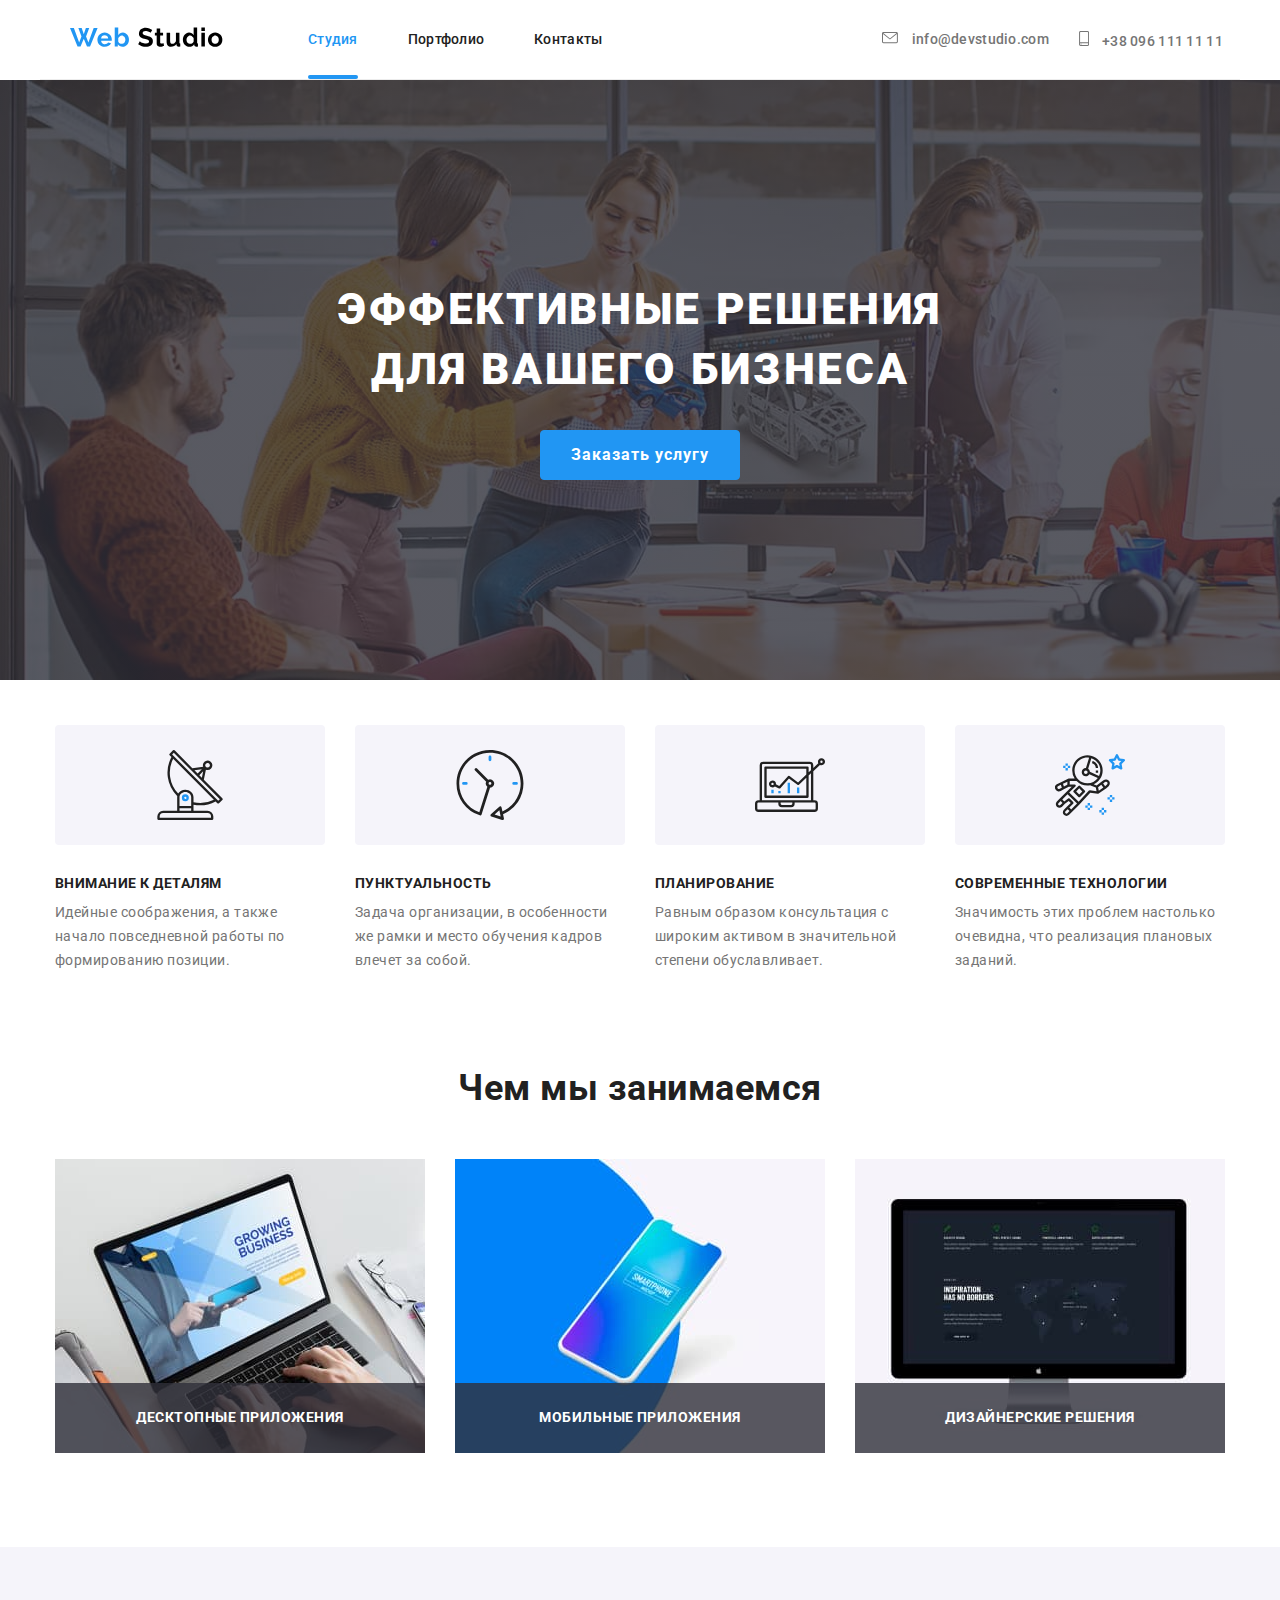
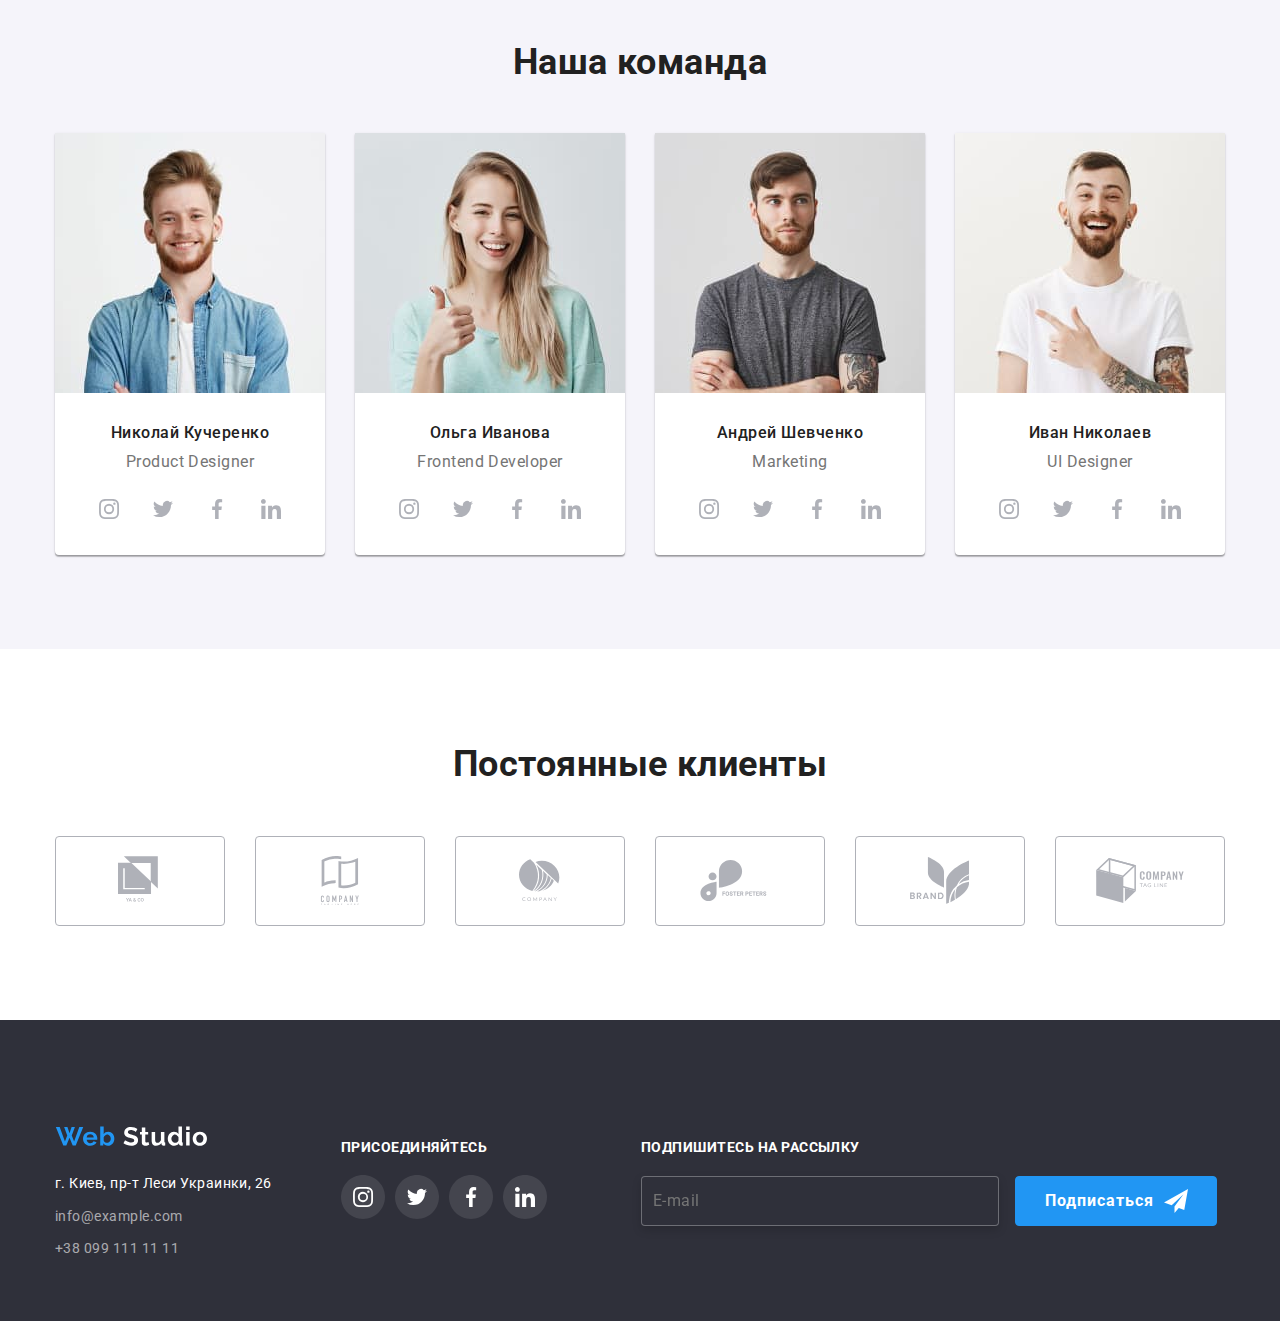
<file: index.html>
<!DOCTYPE html>
<html lang="en">
  <head>
    <meta charset="UTF-8" />
    <meta name="viewport" content="width=device-width, initial-scale=1.0" />
    <title>Web Studio</title>
    <link
      href="https://fonts.googleapis.com/css2?family=Roboto:wght@400;500;700;900&display=swap"
      rel="stylesheet"
    />
    <link
      rel="stylesheet"
      href="https://cdnjs.cloudflare.com/ajax/libs/modern-normalize/0.6.0/modern-normalize.min.css"
    />
    <link rel="stylesheet" href="./CSS/main.min.css" />
  </head>
  <body>
    <header class="page-header">
      <div class="container nav-box">
        <a class="logo" href="./">
          <svg class="logo-item">
            <use href="./img/sprite.svg#icon-web-studio"></use>
          </svg>
        </a>
        <button
          type="button"
          class="menu-button is-open"
          aria-expanded="false"
          data-menu-button
        >
          <svg
            class="nav-button-icon"
            width="24"
            height="16"
            aria-label="Переключатель мобильного меню"
          >
            <use
              class="icon-menu"
              href="./img/sprite2.svg#icon-menu_close"
            ></use>
            <use
              class="icon-cross"
              href="./img/sprite2.svg#icon-menu_open"
            ></use>
          </svg>
        </button>
        <div class="menu-container" data-menu>
          <ul class="site-nav list">
            <li class="item-nav">
              <a class="site-nav-link current" href="./">Студия</a>
            </li>
            <li class="item-nav">
              <a class="site-nav-link" href="./portfolio.html">Портфолио</a>
            </li>
            <li class="item-nav">
              <a class="site-nav-link" href="#contacts">Контакты</a>
            </li>
          </ul>

          <ul class="page-header-adres list">
            <li class="adres-item">
              <a class="adres-item-link" href="mailto:info@devstudio.com">
                <svg class="adres-item-envelope">
                  <use href="./img/sprite.svg#icon-envelope"></use>
                </svg>
                info@devstudio.com
              </a>
            </li>
            <li class="adres-item">
              <a class="adres-item-link" href="tel:+380961111111">
                <svg class="adres-item-telephone">
                  <use href="./img/sprite.svg#icon-Tel"></use>
                </svg>
                +38 096 111 11 11
              </a>
            </li>
          </ul>
        </div>
      </div>
    </header>

    <main>
      <!-- Section 1 - Hero -->
      <section class="hero">
        <h1 class="hero-title">
          Эффективные решения <br />
          для вашего бизнеса
        </h1>
        <button class="button" data-modal-open>Заказать услугу</button>
      </section>

      <!-- Section 2 - Преймущества Веб студии -->
      <section class="section padding">
        <div class="container mobil-padding">
          <h2 hidden>Преймущества Веб студии</h2>
          <ul class="benefits list">
            <li class="benefits-item">
              <div class="benefits-background">
                <svg class="benefits-item-element">
                  <use href="./img/sprite.svg#icon-antenna_1"></use>
                </svg>
              </div>
              <h3 class="benefits-title">Внимание к деталям</h3>
              <p class="benefits-text">
                Идейные соображения, а также начало повседневной работы по
                формированию позиции.
              </p>
            </li>

            <li class="benefits-item">
              <div class="benefits-background">
                <svg class="benefits-item-element">
                  <use href="./img/sprite.svg#icon-clock_1"></use>
                </svg>
              </div>
              <h3 class="benefits-title">Пунктуальность</h3>
              <p class="benefits-text">
                Задача организации, в особенности же рамки и место обучения
                кадров влечет за собой.
              </p>
            </li>

            <li class="benefits-item">
              <div class="benefits-background">
                <svg class="benefits-item-element">
                  <use href="./img/sprite.svg#icon-diagram_1"></use>
                </svg>
              </div>
              <h3 class="benefits-title">Планирование</h3>
              <p class="benefits-text">
                Равным образом консультация с широким активом в значительной
                степени обуславливает.
              </p>
            </li>

            <li class="benefits-item">
              <div class="benefits-background">
                <svg class="benefits-item-element">
                  <use href="./img/sprite.svg#icon-astronaut_1"></use>
                </svg>
              </div>
              <h3 class="benefits-title">Современные технологии</h3>
              <p class="benefits-text">
                Значимость этих проблем настолько очевидна, что реализация
                плановых заданий.
              </p>
            </li>
          </ul>
        </div>
      </section>

      <!-- Section 3 - Предложение -->
      <section class="section offer">
        <div class="container">
          <h2 class="section-title">Чем мы занимаемся</h2>
          <ul class="offer list">
            <li class="item">
              <a class="offer-link" href="">
                <img
                  srcset="
                    ./img/offer_img1_1x.jpg 1x,
                    ./img/offer_img1_2x.jpg 2x
                  "
                  src="./img/offer_img1_1x.jpg"
                  alt="Изображение - десктопные приложения"
                />
                <p class="offer-caption">Десктопные приложения</p>
              </a>
            </li>
            <li class="item">
              <a class="offer-link" href="">
                <img
                  srcset="
                    ./img/offer_img2_1x.jpg 1x,
                    ./img/offer_img2_2x.jpg 2x
                  "
                  src="./img/offer_img2_1x.jpg"
                  alt="Изображение - мобильные приложения"
                />
                <p class="offer-caption">Мобильные приложения</p>
              </a>
            </li>
            <li class="item">
              <a class="offer-link" href="">
                <img
                  srcset="
                    ./img/offer_img3_1x.jpg 1x,
                    ./img/offer_img3_2x.jpg 2x
                  "
                  src="./img/offer_img3_1x.jpg"
                  alt="Изображение - дизайнерские решения"
                />
                <p class="offer-caption">Дизайнерские решения</p>
              </a>
            </li>
          </ul>
        </div>
      </section>

      <!-- Section 4 - Команда -->
      <section class="section background">
        <div class="container section-team mobil-padding">
          <h2 class="section-title">Наша команда</h2>
          <ul class="team list">
            <li class="team-item">
              <div class="member-background">
                <picture>
                  <source
                    srcset="
                      ./img/Кучеренко_320.jpg 1x,
                      ./img/Кучеренко_640.jpg 2x
                    "
                    media="(max-width: 1199px)"
                  />
                  <source
                    srcset="
                      ./img/Кучеренко_dec_320.jpg 1x,
                      ./img/Кучеренко_dec_640.jpg 2x
                    "
                  />
                  <img
                    src="./img/Кучеренко_320.jpg"
                    alt="фото - Николай Кучеренко"
                    width="480"
                  />
                </picture>

                <h3 class="team-member">Николай Кучеренко</h3>
                <p class="team-member-position">Product Designer</p>
                <ul class="team-member-social-pages list">
                  <li class="item">
                    <a class="member-social-link" href="">
                      <svg class="member-social-element" width="44" height="44">
                        <use
                          href="./img/sprite.svg#icon-Ellipse_instagram_gray"
                        ></use>
                      </svg>
                    </a>
                  </li>
                  <li class="item">
                    <a class="member-social-link" href="">
                      <svg class="member-social-element" width="44" height="44">
                        <use
                          href="./img/sprite.svg#icon-Ellipse_twitter_gray"
                        ></use>
                      </svg>
                    </a>
                  </li>
                  <li class="item">
                    <a class="member-social-link" href="">
                      <svg class="member-social-element" width="44" height="44">
                        <use
                          href="./img/sprite.svg#icon-Ellipse_facebook_gray"
                        ></use>
                      </svg>
                    </a>
                  </li>
                  <li class="item">
                    <a class="member-social-link" href="">
                      <svg class="member-social-element" width="44" height="44">
                        <use
                          href="./img/sprite.svg#icon-Ellipse_linkindin_gray"
                        ></use>
                      </svg>
                    </a>
                  </li>
                </ul>
              </div>
            </li>
            <li class="team-item">
              <div class="member-background">
                <picture>
                  <source
                    srcset="./img/Иванова_320.jpg 1x, ./img/Иванова_640.jpg 2x"
                    media="(max-width: 1199px)"
                  />
                  <source
                    srcset="
                      ./img/Иванова_dec_320.jpg 1x,
                      ./img/Иванова_dec_640.jpg 2x
                    "
                  />
                  <img
                    src="./img/Иванова_320.jpg"
                    alt="фото - Ольга Иванова"
                    width="480"
                  />
                </picture>
                <h3 class="team-member">Ольга Иванова</h3>
                <p class="team-member-position">Frontend Developer</p>
                <ul class="team-member-social-pages list">
                  <li class="item">
                    <a class="member-social-link" href="">
                      <svg class="member-social-element" width="44" height="44">
                        <use
                          href="./img/sprite.svg#icon-Ellipse_instagram_gray"
                        ></use>
                      </svg>
                    </a>
                  </li>
                  <li class="item">
                    <a class="member-social-link" href="">
                      <svg class="member-social-element" width="44" height="44">
                        <use
                          href="./img/sprite.svg#icon-Ellipse_twitter_gray"
                        ></use>
                      </svg>
                    </a>
                  </li>
                  <li class="item">
                    <a class="member-social-link" href="">
                      <svg class="member-social-element" width="44" height="44">
                        <use
                          href="./img/sprite.svg#icon-Ellipse_facebook_gray"
                        ></use>
                      </svg>
                    </a>
                  </li>
                  <li class="item">
                    <a class="member-social-link" href="">
                      <svg class="member-social-element" width="44" height="44">
                        <use
                          href="./img/sprite.svg#icon-Ellipse_linkindin_gray"
                        ></use>
                      </svg>
                    </a>
                  </li>
                </ul>
              </div>
            </li>
            <li class="team-item">
              <div class="member-background">
                <picture>
                  <source
                    srcset="
                      ./img/Шевченко_320.jpg 1x,
                      ./img/Шевченко_640.jpg 2x
                    "
                    media="(max-width: 1199px)"
                  />
                  <source
                    srcset="
                      ./img/Шевченко_dec_320.jpg 1x,
                      ./img/Шевченко_dec_640.jpg 2x
                    "
                  />
                  <img
                    src="./img/Шевченко_320.jpg"
                    alt="фото - Андрей Шевченко"
                    width="480"
                  />
                </picture>
                <h3 class="team-member">Андрей Шевченко</h3>
                <p class="team-member-position">Marketing</p>
                <ul class="team-member-social-pages list">
                  <li class="item">
                    <a class="member-social-link" href="">
                      <svg class="member-social-element" width="44" height="44">
                        <use
                          href="./img/sprite.svg#icon-Ellipse_instagram_gray"
                        ></use>
                      </svg>
                    </a>
                  </li>
                  <li class="item">
                    <a class="member-social-link" href="">
                      <svg class="member-social-element" width="44" height="44">
                        <use
                          href="./img/sprite.svg#icon-Ellipse_twitter_gray"
                        ></use>
                      </svg>
                    </a>
                  </li>
                  <li class="item">
                    <a class="member-social-link" href="">
                      <svg class="member-social-element" width="44" height="44">
                        <use
                          href="./img/sprite.svg#icon-Ellipse_facebook_gray"
                        ></use>
                      </svg>
                    </a>
                  </li>
                  <li class="item">
                    <a class="member-social-link" href="">
                      <svg class="member-social-element" width="44" height="44">
                        <use
                          href="./img/sprite.svg#icon-Ellipse_linkindin_gray"
                        ></use>
                      </svg>
                    </a>
                  </li>
                </ul>
              </div>
            </li>
            <li class="team-item">
              <div class="member-background">
                <picture>
                  <source
                    srcset="
                      ./img/Николаев_320.jpg 1x,
                      ./img/Николаев_640.jpg 2x
                    "
                    media="(max-width: 1199px)"
                  />
                  <source
                    srcset="
                      ./img/Николаев_dec_320.jpg 1x,
                      ./img/Николаев_dec_640.jpg 2x
                    "
                  />
                  <img
                    src="./img/Николаев_320.jpg"
                    alt="фото - Иван Николаев"
                    width="480"
                  />
                </picture>
                <h3 class="team-member">Иван Николаев</h3>
                <p class="team-member-position">UI Designer</p>
                <ul class="team-member-social-pages list">
                  <li class="item">
                    <a class="member-social-link" href="">
                      <svg class="member-social-element" width="44" height="44">
                        <use
                          href="./img/sprite.svg#icon-Ellipse_instagram_gray"
                        ></use>
                      </svg>
                    </a>
                  </li>
                  <li class="item">
                    <a class="member-social-link" href="">
                      <svg class="member-social-element" width="44" height="44">
                        <use
                          href="./img/sprite.svg#icon-Ellipse_twitter_gray"
                        ></use>
                      </svg>
                    </a>
                  </li>
                  <li class="item">
                    <a class="member-social-link" href="">
                      <svg class="member-social-element" width="44" height="44">
                        <use
                          href="./img/sprite.svg#icon-Ellipse_facebook_gray"
                        ></use>
                      </svg>
                    </a>
                  </li>
                  <li class="item">
                    <a class="member-social-link" href="">
                      <svg class="member-social-element" width="44" height="44">
                        <use
                          href="./img/sprite.svg#icon-Ellipse_linkindin_gray"
                        ></use>
                      </svg>
                    </a>
                  </li>
                </ul>
              </div>
            </li>
          </ul>
        </div>
      </section>

      <!-- Section 5 - Клиенты -->
      <section class="section">
        <div class="container no-padding">
          <h2 class="section-title">Постоянные клиенты</h2>
          <ul class="customers list">
            <li class="item">
              <a class="customers-background" href="">
                <svg class="customers-item-element" width="44" height="49">
                  <use href="./img/sprite.svg#icon-Client_1"></use>
                </svg>
              </a>
            </li>
            <li class="item">
              <a class="customers-background" href="">
                <svg
                  class="customers-item-element"
                  width="44.27"
                  height="49.23"
                >
                  <use href="./img/sprite.svg#icon-Client_2"></use>
                </svg>
              </a>
            </li>
            <li class="item">
              <a class="customers-background" href="">
                <svg class="customers-item-element" width="41" height="42.6">
                  <use href="./img/sprite.svg#icon-Client_3"></use>
                </svg>
              </a>
            </li>
            <li class="item">
              <a class="customers-background" href="">
                <svg class="customers-item-element" width="79.66" height="42">
                  <use href="./img/sprite.svg#icon-Client_4"></use>
                </svg>
              </a>
            </li>
            <li class="item">
              <a class="customers-background" href="">
                <svg class="customers-item-element" width="59" height="47">
                  <use href="./img/sprite.svg#icon-Client_5"></use>
                </svg>
              </a>
            </li>
            <li class="item">
              <a class="customers-background" href="">
                <svg
                  class="customers-item-element"
                  width="88.48"
                  height="45.44"
                >
                  <use href="./img/sprite.svg#icon-Client_6"></use>
                </svg>
              </a>
            </li>
          </ul>
        </div>
      </section>
    </main>

    <!-- Футер -->
    <footer class="footer">
      <div class="container baseline">
        <div class="address-container">
          <a class="address-logo-link" id="contacts" href="./">
            <svg class="logo-item">
              <use href="./img/sprite.svg#icon-Web_Studio_white"></use>
            </svg>
          </a>
          <address>
            <ul class="address list">
              <li class="address-map-item">
                <a
                  class="address-map"
                  href="https://goo.gl/maps/XdUtzJVZAnosNTWN9"
                  target="_blank"
                  >г. Киев, пр-т Леси Украинки, 26</a
                >
              </li>
              <li class="address-item">
                <a class="address-mail" href="mailto:info@example.com"
                  >info@example.com</a
                >
              </li>
              <li class="address-item">
                <a class="address-tel" href="tel:+380961111111"
                  >+38 099 111 11 11</a
                >
              </li>
            </ul>
          </address>
        </div>

        <div class="social-pages-container">
          <h3 class="footer-accede">присоединяйтесь</h3>
          <ul class="footer-accede-social list">
            <li class="social-item">
              <a
                class="social-item-element"
                aria-label="instagram link"
                href=""
              >
                <svg width="44" height="44">
                  <use href="./img/sprite.svg#icon-Ellipse_instagram"></use>
                </svg>
              </a>
            </li>
            <li class="social-item">
              <a class="social-item-element" aria-label="twitter link" href="">
                <svg width="44" height="44">
                  <use href="./img/sprite.svg#icon-Ellipse_twitter"></use>
                </svg>
              </a>
            </li>
            <li class="social-item">
              <a class="social-item-element" aria-label="facebook link" href="">
                <svg width="44" height="44">
                  <use href="./img/sprite.svg#icon-Ellipse_facebook"></use>
                </svg>
              </a>
            </li>
            <li class="social-item">
              <a class="social-item-element" aria-label="linkidun link" href="">
                <svg width="44" height="44">
                  <use href="./img/sprite.svg#icon-Ellipse_linkindin"></use>
                </svg>
              </a>
            </li>
          </ul>
        </div>

        <div class="subscribe-container">
          <h3 class="footer-subscribe">Подпишитесь на рассылку</h3>
          <form class="footer-form">
            <input class="footer-form-input" name="mail" placeholder="E-mail" />
            <button class="button footer-button">
              Подписаться
              <svg class="button-icon" width="24" height="24">
                <use href="./img/sprite.svg#icon-icon_send"></use>
              </svg>
            </button>
          </form>
        </div>
      </div>
    </footer>

    <!-- Модальное окно -->
    <div class="backdrop is-hidden" data-modal>
      <div class="modal-form">
        <b class="form-appeal">Оставьте свои данные, мы вам перезвоним</b>
        <ul class="form-list">
          <li class="form-item">
            <label class="form-field">
              <input type="text" name="name" placeholder=" " autofocus />
              <span class="form-label">Имя</span>
              <svg class="form-icon" width="18" height="18">
                <use href="./img/sprite2.svg#icon-person_black"></use>
              </svg>
            </label>
          </li>
          <li class="form-item">
            <label class="form-field">
              <input type="tel" name="tel" placeholder=" " />
              <span class="form-label">Телефон</span>
              <svg class="form-icon" width="18" height="18">
                <use href="./img/sprite2.svg#icon-phone_black"></use>
              </svg>
            </label>
          </li>
          <li class="form-item">
            <label class="form-field">
              <input type="email" name="mail" placeholder=" " />
              <span class="form-label">Почта</span>
              <svg class="form-icon" width="18" height="18">
                <use href="./img/sprite2.svg#icon-email_black"></use>
              </svg>
            </label>
          </li>
        </ul>
        <p class="form-item-comment">
          <textarea
            class="comment"
            name="comment"
            id="comment"
            rows="8"
            placeholder=" "
          ></textarea>
          <label class="textarea-label" for="comment">Комментарий</label>
        </p>
        <p>
          <label class="field">
            <input class="checkbox" type="checkbox" name="policy" />
            <span class="icon"></span>
            <span class="checkbox-text"
              >Соглашаюсь с рассылкой и принимаю
              <a class="checkbox-link" href="./">Условия договора</a>
            </span>
          </label>
        </p>
        <button class="button-send">Отправить</button>
        <a class="modal-close" data-modal-close>
          <svg width="11" height="11">
            <use href="./img/sprite2.svg#icon-close_black_11"></use>
          </svg>
        </a>
      </div>
    </div>

    <script src="./js/menu.js"></script>
    <script src="./js/modal.js"></script>
  </body>
</html>
</file>
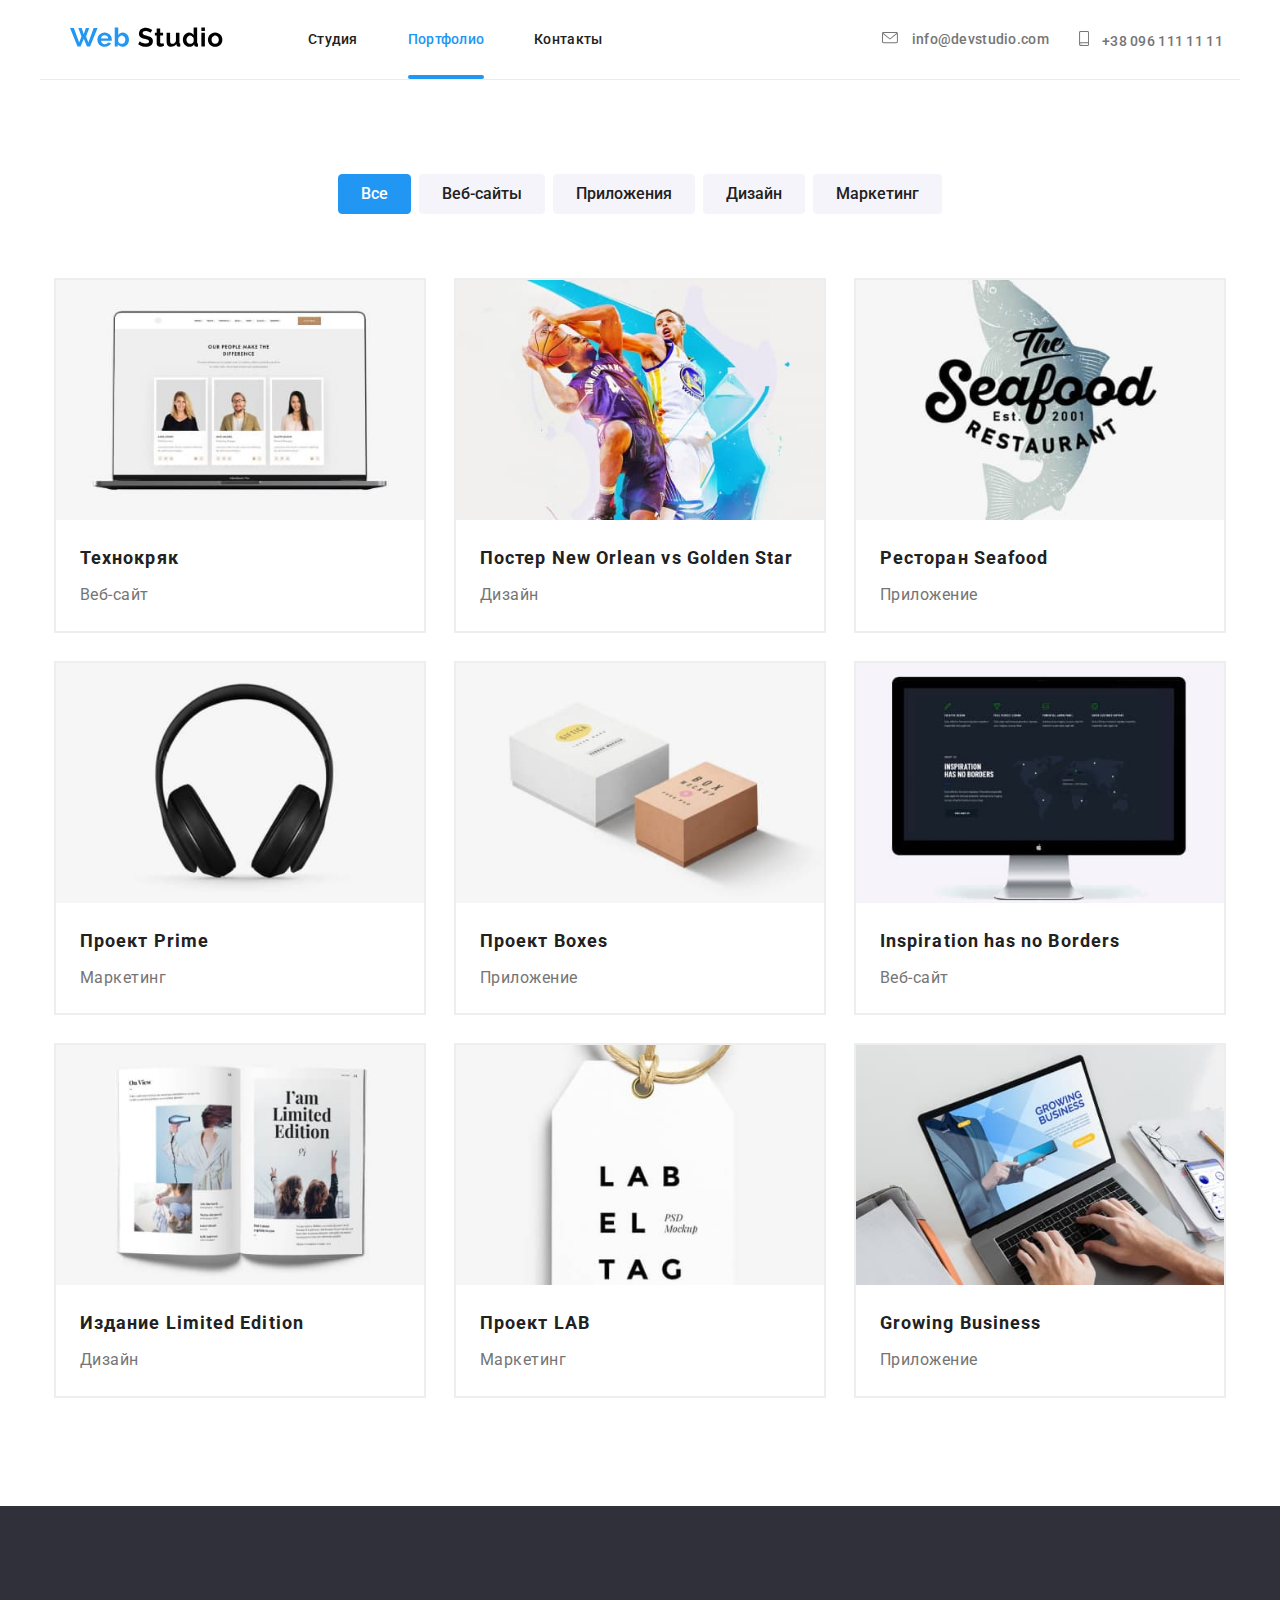
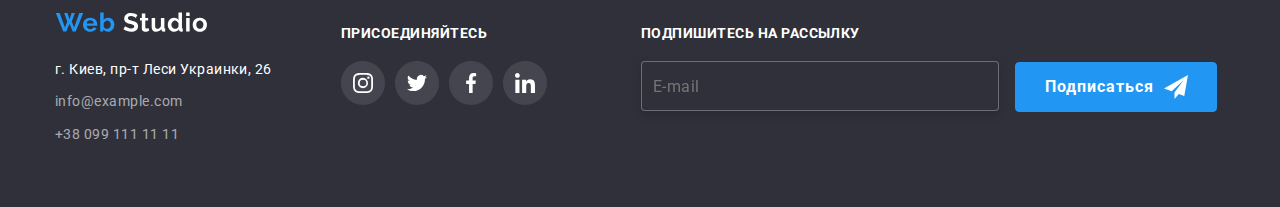
<file: portfolio.html>
<!DOCTYPE html>
<html lang="en">
  <head>
    <meta charset="UTF-8" />
    <meta name="viewport" content="width=device-width, initial-scale=1.0" />
    <title>Portfolio</title>
    <link
      href="https://fonts.googleapis.com/css2?family=Roboto:wght@400;500;700;900&display=swap"
      rel="stylesheet"
    />
    <link
      rel="stylesheet"
      href="https://cdnjs.cloudflare.com/ajax/libs/modern-normalize/0.6.0/modern-normalize.min.css"
    />
    <link rel="stylesheet" href="./CSS/main.min.css" />
  </head>

  <body>
    <header class="page-header">
      <div class="container nav-box">
        <a class="logo" href="./">
          <svg class="logo-item">
            <use href="./img/sprite.svg#icon-web-studio"></use>
          </svg>
        </a>
        <button
          type="button"
          class="menu-button is-open"
          aria-expanded="false"
          data-menu-button
        >
          <svg
            class="nav-button-icon"
            width="24"
            height="16"
            aria-label="Переключатель мобильного меню"
          >
            <use
              class="icon-menu"
              href="./img/sprite2.svg#icon-menu_close"
            ></use>
            <use
              class="icon-cross"
              href="./img/sprite2.svg#icon-menu_open"
            ></use>
          </svg>
        </button>
        <div class="menu-container" data-menu>
          <ul class="site-nav list">
            <li class="item-nav">
              <a class="site-nav-link" href="./">Студия</a>
            </li>
            <li class="item-nav">
              <a class="site-nav-link current" href="./portfolio.html"
                >Портфолио</a
              >
            </li>
            <li class="item-nav">
              <a class="site-nav-link" href="">Контакты</a>
            </li>
          </ul>

          <ul class="page-header-adres list">
            <li class="adres-item">
              <a class="adres-item-link" href="mailto:info@devstudio.com">
                <svg class="adres-item-envelope">
                  <use href="./img/sprite.svg#icon-envelope"></use>
                </svg>
                info@devstudio.com
              </a>
            </li>
            <li class="adres-item">
              <a class="adres-item-link" href="tel:+380961111111">
                <svg class="adres-item-telephone">
                  <use href="./img/sprite.svg#icon-Tel"></use>
                </svg>
                +38 096 111 11 11
              </a>
            </li>
          </ul>
        </div>
      </div>
    </header>

    <main>
      <!-- Section - Portfolio -->
      <section class="section">
        <div class="container mobil-padding">
          <h1 hidden>Портфолио Веб студии</h1>

          <!-- Portfolio Selection -->
          <ul class="portfolio-selection list">
            <li class="item">
              <button type="button" class="selection-button primary">
                Все
              </button>
            </li>
            <li class="item">
              <button type="button" class="selection-button secondary">
                Веб-сайты
              </button>
            </li>
            <li class="item">
              <button type="button" class="selection-button secondary">
                Приложения
              </button>
            </li>
            <li class="item">
              <button type="button" class="selection-button secondary">
                Дизайн
              </button>
            </li>
            <li class="item">
              <button type="button" class="selection-button secondary">
                Маркетинг
              </button>
            </li>
          </ul>

          <!-- Portfolio Works -->
          <ul class="portfolio-works list">
            <li class="flex-element">
              <a href="" class="portfolio-works-link">
                <div class="overlay-active">
                  <img
                    srcset="
                      ./img/Portfolio-img_1-notebook_320.jpg 1x,
                      ./img/Portfolio-img_1-notebook_640.jpg 2x
                    "
                    src="./img/Portfolio-img_1-notebook_320.jpg"
                    alt="img-notebook"
                    width="480"
                  />
                  <div class="overlay-text">
                    <p class="portfolio-works-text">
                      Технокряк это современная площадка распространения
                      коронавируса. Компании используют эту платформу для
                      цифрового шпионажа и атак на защищённые сервера
                      конкурентов.
                    </p>
                  </div>
                </div>
                <h2 class="portfolio-works-title">Технокряк</h2>
                <p class="portfolio-works-name">Веб-сайт</p>
              </a>
            </li>
            <li class="flex-element">
              <a href="" class="portfolio-works-link">
                <div class="overlay-active">
                  <img
                    srcset="
                      ./img/Portfolio-img_2-poster_320.jpg 1x,
                      ./img/Portfolio-img_2-poster_640.jpg 2x
                    "
                    src="./img/Portfolio-img_2-poster_320.jpg"
                    alt="img-notebook"
                    width="480"
                  />
                  <div class="overlay-text">
                    <p class="portfolio-works-text">
                      Технокряк это современная площадка распространения
                      коронавируса. Компании используют эту платформу для
                      цифрового шпионажа и атак на защищённые сервера
                      конкурентов.
                    </p>
                  </div>
                </div>
                <h2 class="portfolio-works-title">
                  Постер <span lang="en">New Orlean vs Golden Star</span>
                </h2>
                <p class="portfolio-works-name">Дизайн</p>
              </a>
            </li>
            <li class="flex-element">
              <a href="" class="portfolio-works-link">
                <div class="overlay-active">
                  <img
                    srcset="
                      ./img/Portfolio-img_3-restaurant_320.jpg 1x,
                      ./img/Portfolio-img_3-restaurant_640.jpg 2x
                    "
                    src="./img/Portfolio-img_3-restaurant_320.jpg"
                    alt="img-notebook"
                    width="480"
                  />
                  <div class="overlay-text">
                    <p class="portfolio-works-text">
                      Технокряк это современная площадка распространения
                      коронавируса. Компании используют эту платформу для
                      цифрового шпионажа и атак на защищённые сервера
                      конкурентов.
                    </p>
                  </div>
                </div>
                <h2 lang="en" class="portfolio-works-title">
                  Ресторан Seafood
                </h2>
                <p class="portfolio-works-name">Приложение</p>
              </a>
            </li>
            <li class="flex-element">
              <a href="" class="portfolio-works-link">
                <div class="overlay-active">
                  <img
                    srcset="
                      ./img/Portfolio-img_4-headphones_320.jpg 1x,
                      ./img/Portfolio-img_4-headphones_640.jpg 2x
                    "
                    src="./img/Portfolio-img_4-headphones_320.jpg"
                    alt="img-notebook"
                    width="480"
                  />
                  <div class="overlay-text">
                    <p class="portfolio-works-text">
                      Технокряк это современная площадка распространения
                      коронавируса. Компании используют эту платформу для
                      цифрового шпионажа и атак на защищённые сервера
                      конкурентов.
                    </p>
                  </div>
                </div>
                <h2 class="portfolio-works-title">
                  Проект <span lang="en">Prime</span>
                </h2>
                <p class="portfolio-works-name">Маркетинг</p>
              </a>
            </li>
            <li class="flex-element">
              <a href="" class="portfolio-works-link">
                <div class="overlay-active">
                  <img
                    srcset="
                      ./img/Portfolio-img_5-boxes_320.jpg 1x,
                      ./img/Portfolio-img_5-boxes_640.jpg 2x
                    "
                    src="./img/Portfolio-img_5-boxes_320.jpg"
                    alt="img-notebook"
                    width="480"
                  />
                  <div class="overlay-text">
                    <p class="portfolio-works-text">
                      Технокряк это современная площадка распространения
                      коронавируса. Компании используют эту платформу для
                      цифрового шпионажа и атак на защищённые сервера
                      конкурентов.
                    </p>
                  </div>
                </div>
                <h2 class="portfolio-works-title">
                  Проект <span lang="en">Boxes</span>
                </h2>
                <p class="portfolio-works-name">Приложение</p>
              </a>
            </li>
            <li class="flex-element">
              <a href="" class="portfolio-works-link">
                <div class="overlay-active">
                  <img
                    srcset="
                      ./img/Portfolio-img_6-laptop_320.jpg 1x,
                      ./img/Portfolio-img_6-laptop_640.jpg 2x
                    "
                    src="./img/Portfolio-img_6-laptop_320.jpg"
                    alt="img-notebook"
                    width="480"
                  />
                  <div class="overlay-text">
                    <p class="portfolio-works-text">
                      Технокряк это современная площадка распространения
                      коронавируса. Компании используют эту платформу для
                      цифрового шпионажа и атак на защищённые сервера
                      конкурентов.
                    </p>
                  </div>
                </div>
                <h2 lang="en" class="portfolio-works-title">
                  Inspiration has no Borders
                </h2>
                <p class="portfolio-works-name">Веб-сайт</p>
              </a>
            </li>
            <li class="flex-element">
              <a href="" class="portfolio-works-link">
                <div class="overlay-active">
                  <img
                    srcset="
                      ./img/Portfolio-img_7-magazine_320.jpg 1x,
                      ./img/Portfolio-img_7-magazine_640.jpg 2x
                    "
                    src="./img/Portfolio-img_7-magazine_320.jpg"
                    alt="img-notebook"
                    width="480"
                  />
                  <div class="overlay-text">
                    <p class="portfolio-works-text">
                      Технокряк это современная площадка распространения
                      коронавируса. Компании используют эту платформу для
                      цифрового шпионажа и атак на защищённые сервера
                      конкурентов.
                    </p>
                  </div>
                </div>
                <h2 class="portfolio-works-title">
                  Издание <span lang="en">Limited Edition</span>
                </h2>
                <p class="portfolio-works-name">Дизайн</p>
              </a>
            </li>
            <li class="flex-element">
              <a href="" class="portfolio-works-link">
                <div class="overlay-active">
                  <img
                    srcset="
                      ./img/Portfolio-img_8-label_320.jpg 1x,
                      ./img/Portfolio-img_8-label_640.jpg 2x
                    "
                    src="./img/Portfolio-img_8-label_320.jpg"
                    alt="img-notebook"
                    width="480"
                  />
                  <div class="overlay-text">
                    <p class="portfolio-works-text">
                      Технокряк это современная площадка распространения
                      коронавируса. Компании используют эту платформу для
                      цифрового шпионажа и атак на защищённые сервера
                      конкурентов.
                    </p>
                  </div>
                </div>
                <h2 class="portfolio-works-title">
                  Проект <span lang="en">LAB</span>
                </h2>
                <p class="portfolio-works-name">Маркетинг</p>
              </a>
            </li>
            <li class="flex-element">
              <a href="" class="portfolio-works-link">
                <div class="overlay-active">
                  <img
                    srcset="
                      ./img/Portfolio-img_9-notebook_320.jpg 1x,
                      ./img/Portfolio-img_9-notebook_640.jpg 2x
                    "
                    src="./img/Portfolio-img_9-notebook_320.jpg"
                    alt="img-notebook"
                    width="480"
                  />
                  <div class="overlay-text">
                    <p class="portfolio-works-text">
                      Технокряк это современная площадка распространения
                      коронавируса. Компании используют эту платформу для
                      цифрового шпионажа и атак на защищённые сервера
                      конкурентов.
                    </p>
                  </div>
                </div>
                <h2 lang="en" class="portfolio-works-title">
                  Growing Business
                </h2>
                <p class="portfolio-works-name">Приложение</p>
              </a>
            </li>
          </ul>
        </div>
      </section>
    </main>

    <!-- Футер -->
    <footer class="footer">
      <div class="container baseline">
        <div class="address-container">
          <a class="address-logo-link" href="./">
            <svg class="logo-item">
              <use href="./img/sprite.svg#icon-Web_Studio_white"></use>
            </svg>
          </a>
          <address>
            <ul class="address list">
              <li class="address-map-item">
                <a
                  class="address-map"
                  href="https://goo.gl/maps/XdUtzJVZAnosNTWN9"
                  target="_blank"
                  >г. Киев, пр-т Леси Украинки, 26</a
                >
              </li>
              <li class="address-item">
                <a class="address-mail" href="mailto:info@example.com"
                  >info@example.com</a
                >
              </li>
              <li class="address-item">
                <a class="address-tel" href="tel:+380961111111"
                  >+38 099 111 11 11</a
                >
              </li>
            </ul>
          </address>
        </div>

        <div class="social-pages-container">
          <h3 class="footer-accede">присоединяйтесь</h3>
          <ul class="footer-accede-social list">
            <li class="social-item">
              <a
                class="social-item-element"
                aria-label="instagram link"
                href=""
              >
                <svg width="44" height="44">
                  <use href="./img/sprite.svg#icon-Ellipse_instagram"></use>
                </svg>
              </a>
            </li>
            <li class="social-item">
              <a class="social-item-element" aria-label="twitter link" href="">
                <svg width="44" height="44">
                  <use href="./img/sprite.svg#icon-Ellipse_twitter"></use>
                </svg>
              </a>
            </li>
            <li class="social-item">
              <a class="social-item-element" aria-label="facebook link" href="">
                <svg width="44" height="44">
                  <use href="./img/sprite.svg#icon-Ellipse_facebook"></use>
                </svg>
              </a>
            </li>
            <li class="social-item">
              <a class="social-item-element" aria-label="linkidun link" href="">
                <svg width="44" height="44">
                  <use href="./img/sprite.svg#icon-Ellipse_linkindin"></use>
                </svg>
              </a>
            </li>
          </ul>
        </div>

        <div class="subscribe-container">
          <h3 class="footer-subscribe">Подпишитесь на рассылку</h3>
          <form class="footer-form">
            <input class="footer-form-input" name="mail" placeholder="E-mail" />
            <button class="button footer-button">
              Подписаться
              <svg class="button-icon" width="24" height="24">
                <use href="./img/sprite.svg#icon-icon_send"></use>
              </svg>
            </button>
          </form>
        </div>
      </div>
    </footer>

    <script src="./js/menu.js"></script>
  </body>
</html>
</file>
<file: CSS/main.min.css>
body{color:#212121;background:#ffffff;font-family:Roboto, sans-serif;letter-spacing:0.03em}h1,h2,h3,p{margin-top:0;margin-bottom:0}img{display:block;max-width:100%;height:auto}.list{padding:0;margin:0;list-style:none}.section{padding-top:60px;padding-bottom:60px}@media screen and (min-width: 1200px){.section{padding-top:94px;padding-bottom:94px}}.section-title{margin-bottom:30px;font-weight:700;font-size:28px;line-height:1.18;text-align:center}@media screen and (min-width: 1200px){.section-title{margin-bottom:50px;font-size:36px;line-height:1.17}}.container{margin-left:auto;margin-right:auto;padding-left:15px;padding-right:15px}@media screen and (min-width: 480px){.container{width:480px}}@media screen and (min-width: 768px){.container{width:768px}}@media screen and (min-width: 1200px){.container{width:1200px}}.nav-box{position:relative;display:-webkit-box;display:-ms-flexbox;display:flex;-webkit-box-align:center;-ms-flex-align:center;align-items:center;border-bottom:1px solid #ececec}@media screen and (min-width: 768px){.nav-box{height:80px}}.logo{padding-top:16px;padding-bottom:16px}@media screen and (min-width: 768px){.logo{margin-right:81px}}@media screen and (min-width: 1200px){.logo{margin-left:15px;margin-right:85px;padding-top:24px;padding-bottom:23px}}.logo-item{width:141px;height:28px}@media screen and (min-width: 1200px){.logo-item{width:153px;height:31px}}.menu-button{position:absolute;top:10px;right:15px;display:-webkit-box;display:-ms-flexbox;display:flex;-webkit-box-align:center;-ms-flex-align:center;align-items:center;-webkit-box-pack:center;-ms-flex-pack:center;justify-content:center;width:40px;height:40px;border:none;background-color:transparent}.menu-button:hover,.menu-button:focus{fill:#2196f3}@media screen and (min-width: 768px){.menu-button{display:none}}.menu-button .icon-cross{display:none}.menu-button.is-open .icon-cross{display:-webkit-box;display:-ms-flexbox;display:flex}.menu-button.is-open .icon-menu{display:none}.menu-container{display:-webkit-box;display:-ms-flexbox;display:flex}@media screen and (max-width: 767px){.menu-container{position:absolute;display:none;top:101%;left:0;width:100%;height:420px;z-index:1;background:#ffffff;-webkit-box-shadow:0px 4px 8px rgba(0,0,0,0.04),0px 2px 4px rgba(0,0,0,0.08),0px 1px 3px rgba(0,0,0,0.16);box-shadow:0px 4px 8px rgba(0,0,0,0.04),0px 2px 4px rgba(0,0,0,0.08),0px 1px 3px rgba(0,0,0,0.16)}}.menu-container.is-open{display:block}.site-nav{display:none}@media screen and (max-width: 767px){.site-nav{position:absolute;display:-webkit-box;display:-ms-flexbox;display:flex;width:100%;-webkit-box-orient:vertical;-webkit-box-direction:normal;-ms-flex-direction:column;flex-direction:column;-webkit-box-align:center;-ms-flex-align:center;align-items:center;margin-top:60px}}@media screen and (min-width: 768px){.site-nav{display:-webkit-box;display:-ms-flexbox;display:flex}}.site-nav .item-nav:not(:last-child){margin-right:50px}@media screen and (max-width: 767px){.site-nav .item-nav:not(:last-child){margin:0}}.site-nav-link{position:relative;display:-webkit-box;display:-ms-flexbox;display:flex;padding-top:32px;padding-bottom:32px;color:#212121;text-decoration:none;-webkit-transition:color 250ms cubic-bezier(0.4, 0, 0.2, 1);transition:color 250ms cubic-bezier(0.4, 0, 0.2, 1);font-weight:500;font-size:14px;line-height:1.14;letter-spacing:0.02em}@media screen and (max-width: 767px){.site-nav-link{font-size:18px;line-height:1.17;padding-top:20px;padding-bottom:8px;margin-bottom:12px}}.site-nav-link:hover,.site-nav-link:focus{color:#2196f3}.site-nav-link::after{position:absolute;content:"";bottom:0;width:100%;height:4px;background-color:#2196f3;border-radius:2px;opacity:0}.site-nav-link.current,.site-nav-link.current::after{color:#2196f3;opacity:1}.page-header-adres{display:none;-webkit-box-align:center;-ms-flex-align:center;align-items:center;margin-left:auto}@media screen and (max-width: 767px){.page-header-adres{position:absolute;top:285px;display:-webkit-box;display:-ms-flexbox;display:flex;width:100%;-webkit-box-orient:vertical;-webkit-box-direction:normal;-ms-flex-direction:column;flex-direction:column;-webkit-box-align:center;-ms-flex-align:center;align-items:center}}@media screen and (min-width: 768px){.page-header-adres{display:block;margin-top:16px;margin-left:78px}}@media screen and (min-width: 1200px){.page-header-adres{display:-webkit-inline-box;display:-ms-inline-flexbox;display:inline-flex;margin-left:280px;margin-top:0}}.page-header-adres .adres-item+.adres-item{margin:0}@media screen and (min-width: 1200px){.page-header-adres .adres-item+.adres-item{margin-left:30px}}.adres-item-link{display:inline-block;text-decoration:none;color:#757575;fill:#757575;-webkit-transition:color 250ms cubic-bezier(0.4, 0, 0.2, 1);transition:color 250ms cubic-bezier(0.4, 0, 0.2, 1);font-weight:500;font-size:12px;line-height:1.17;letter-spacing:0.02em}@media screen and (max-width: 767px){.adres-item-link{font-size:18px;line-height:1.17;padding-bottom:16px}}@media screen and (min-width: 768px){.adres-item-link{padding-top:5px;padding-bottom:5px}}@media screen and (min-width: 1200px){.adres-item-link{padding-top:31px;padding-bottom:30px;font-size:14px;line-height:1.14}}.adres-item-link:hover,.adres-item-link:focus{color:#2196f3;fill:#2196f3}.adres-item-envelope{width:16px;height:12px;margin-right:10px}.adres-item-telephone{width:10px;height:15px;margin-right:10px}.hero{text-align:center;padding-bottom:280px;max-width:768px;height:400px;margin-left:auto;margin-right:auto;background-color:rgba(47,48,58,0.8);background-image:-webkit-gradient(linear, left top, left bottom, from(rgba(47,48,58,0.8)), to(rgba(47,48,58,0.8))),url(../img/Hero_mob_2x.jpg);background-image:linear-gradient(rgba(47,48,58,0.8), rgba(47,48,58,0.8)),url(../img/Hero_mob_2x.jpg);background-repeat:no-repeat;background-size:cover}@media (-webkit-min-device-pixel-ratio: 2), (min-resolution: 2dppx){.hero{background-image:-webkit-gradient(linear, left top, left bottom, from(rgba(47,48,58,0.8)), to(rgba(47,48,58,0.8))),url(../img/Hero_mob_2x.jpg);background-image:linear-gradient(rgba(47,48,58,0.8), rgba(47,48,58,0.8)),url(../img/Hero_mob_2x.jpg)}}@media screen and (min-width: 768px){.hero{max-width:1200px;background-image:-webkit-gradient(linear, left top, left bottom, from(rgba(47,48,58,0.8)), to(rgba(47,48,58,0.8))),url(../img/Hero_tab_1x.jpg);background-image:linear-gradient(rgba(47,48,58,0.8), rgba(47,48,58,0.8)),url(../img/Hero_tab_1x.jpg)}}@media screen and (min-width: 768px) and (-webkit-min-device-pixel-ratio: 2), screen and (min-width: 768px) and (min-resolution: 2dppx){.hero{background-image:-webkit-gradient(linear, left top, left bottom, from(rgba(47,48,58,0.8)), to(rgba(47,48,58,0.8))),url(../img/Hero_tab_2x.jpg);background-image:linear-gradient(rgba(47,48,58,0.8), rgba(47,48,58,0.8)),url(../img/Hero_tab_2x.jpg)}}@media screen and (min-width: 1200px){.hero{max-width:1600px;height:600px;background-image:-webkit-gradient(linear, left top, left bottom, from(rgba(47,48,58,0.8)), to(rgba(47,48,58,0.8))),url(../img/Hero_dec_1x.jpg);background-image:linear-gradient(rgba(47,48,58,0.8), rgba(47,48,58,0.8)),url(../img/Hero_dec_1x.jpg)}}@media screen and (min-width: 1200px) and (-webkit-min-device-pixel-ratio: 2), screen and (min-width: 1200px) and (min-resolution: 2dppx){.hero{background-image:-webkit-gradient(linear, left top, left bottom, from(rgba(47,48,58,0.8)), to(rgba(47,48,58,0.8))),url(../img/Hero_dec_2x.jpg);background-image:linear-gradient(rgba(47,48,58,0.8), rgba(47,48,58,0.8)),url(../img/Hero_dec_2x.jpg)}}.hero-title{padding-top:118px;padding-bottom:30px;color:#fff;font-weight:900;font-size:26px;line-height:1.62;letter-spacing:0.06em;text-transform:uppercase}@media screen and (min-width: 1200px){.hero-title{padding-top:200px;padding-bottom:30px;font-size:44px;line-height:1.36}}.button{min-width:200px;height:50px;display:inline-block;border:1px solid transparent;border-radius:4px;color:#fff;background-color:#2196f3;border-color:#2196f3;font-family:Roboto;font-weight:bold;font-size:16px;line-height:1.88;letter-spacing:0.06em;text-align:center}.benefits{display:block}@media screen and (min-width: 768px){.benefits{display:-webkit-box;display:-ms-flexbox;display:flex;-ms-flex-wrap:wrap;flex-wrap:wrap}}@media screen and (min-width: 1200px){.benefits{display:-webkit-box;display:-ms-flexbox;display:flex;-ms-flex-wrap:nowrap;flex-wrap:nowrap}}.benefits .benefits-item{margin-top:30px}@media screen and (min-width: 768px){.benefits .benefits-item{width:calc((100% - 2 * 30px) / 2);margin:15px}}@media screen and (min-width: 1200px){.benefits .benefits-item{width:calc((100% - 4 * 30px) / 4);margin:0 15px}}.benefits-background{display:-webkit-box;display:-ms-flexbox;display:flex;-webkit-box-pack:center;-ms-flex-pack:center;justify-content:center;border-radius:4px;background-color:#f5f4fa}.benefits-item-element{width:70px;height:70px;margin:25px 100px}.benefits-title{margin-top:30px;font-weight:700;font-size:14px;line-height:1.17;text-transform:uppercase;text-align:center}@media screen and (min-width: 1200px){.benefits-title{text-align:start}}.benefits-text{margin-top:10px;color:#757575;font-size:14px;line-height:1.71}.padding{padding-top:30px}@media screen and (min-width: 768px){.padding{padding:45px 0}}@media screen and (min-width: 1200px){.padding{padding-bottom:0}}.offer{display:none}.offer .item+.item{margin-left:30px}@media screen and (min-width: 1200px){.offer{display:-webkit-box;display:-ms-flexbox;display:flex}}.offer-link{display:-webkit-box;display:-ms-flexbox;display:flex;position:relative}.offer-caption{position:absolute;bottom:0;width:100%;padding-top:27px;padding-bottom:27px;color:#fff;background:rgba(47,48,58,0.8);font-weight:bold;font-size:14px;line-height:1.14;text-align:center;text-transform:uppercase}.background{background:#f5f4fa}.team{display:block}@media screen and (min-width: 768px){.team{display:-webkit-box;display:-ms-flexbox;display:flex;-ms-flex-wrap:wrap;flex-wrap:wrap}}@media screen and (min-width: 1200px){.team{display:-webkit-box;display:-ms-flexbox;display:flex;-ms-flex-wrap:nowrap;flex-wrap:nowrap;margin-top:0}}.team .team-item{margin-top:30px}@media screen and (min-width: 768px){.team .team-item{width:calc((100% - 2 * 30px) / 2);margin:15px}}@media screen and (min-width: 1200px){.team .team-item{width:calc((100% - 4 * 30px) / 4);margin:0 15px}}@media screen and (min-width: 768px){.mobil-padding{padding:0}}.member-background{background-color:#ffffff;border-radius:0px 0px 4px 4px;-webkit-box-shadow:0px 2px 1px rgba(0,0,0,0.2),0px 1px 1px rgba(0,0,0,0.14),0px 1px 3px rgba(0,0,0,0.12);box-shadow:0px 2px 1px rgba(0,0,0,0.2),0px 1px 1px rgba(0,0,0,0.14),0px 1px 3px rgba(0,0,0,0.12)}.team-member{margin-top:30px;margin-bottom:10px;font-weight:500;font-size:16px;line-height:1.19;text-align:center}.team-member-position{margin-bottom:16px;color:#757575;font-size:16px;line-height:1.19;text-align:center}.team-member-social-pages{display:-webkit-box;display:-ms-flexbox;display:flex;-webkit-box-pack:center;-ms-flex-pack:center;justify-content:center;padding-bottom:24px}.team-member-social-pages .item+.item{margin-left:10px}.member-social-link{display:-webkit-box;display:-ms-flexbox;display:flex;--color1: #afb1b8;fill:#ffffff;-webkit-transition-duration:250ms;transition-duration:250ms;-webkit-transition-timing-function:cubic-bezier(0.4, 0, 0.2, 1);transition-timing-function:cubic-bezier(0.4, 0, 0.2, 1)}.member-social-link:hover,.member-social-link:focus{--color1: #ffffff;fill:#2196f3}.customers{display:-webkit-box;display:-ms-flexbox;display:flex}@media screen and (max-width: 1199px){.customers{-ms-flex-wrap:wrap;flex-wrap:wrap}}.customers .item{width:calc((100% - 2 * 30px) / 2);margin:15px}@media screen and (min-width: 768px){.customers .item{width:calc((100% - 3 * 30px) / 3);margin:15px}}@media screen and (min-width: 1200px){.customers .item{width:calc((100% - 6 * 30px) / 6);margin:0 15px}}.no-padding{padding:0}.customers-background{display:-webkit-box;display:-ms-flexbox;display:flex;-webkit-box-align:center;-ms-flex-align:center;align-items:center;-webkit-box-pack:center;-ms-flex-pack:center;justify-content:center;height:90px;border:1px solid #afb1b8;border-radius:4px;fill:#afb1b8;-webkit-transition:fill 250ms cubic-bezier(0.4, 0, 0.2, 1),border-color 250ms cubic-bezier(0.4, 0, 0.2, 1);transition:fill 250ms cubic-bezier(0.4, 0, 0.2, 1),border-color 250ms cubic-bezier(0.4, 0, 0.2, 1)}.customers-background:hover,.customers-background:focus{border-color:#2196f3;fill:#2196f3}.footer{display:-webkit-box;display:-ms-flexbox;display:flex;background-color:#2f303a;padding-top:60px;padding-bottom:60px}.baseline{position:relative;display:block;-webkit-box-align:center;-ms-flex-align:center;align-items:center}@media screen and (min-width: 1200px){.baseline{display:-webkit-box;display:-ms-flexbox;display:flex;-webkit-box-align:baseline;-ms-flex-align:baseline;align-items:baseline}}@media screen and (min-width: 768px){.address-container{display:inline-block}}@media screen and (min-width: 1200px){.address-container{display:block}}.address-logo-link{display:block;text-align:center}@media screen and (min-width: 1200px){.address-logo-link{display:-webkit-box;display:-ms-flexbox;display:flex}}.address-map-item{margin-top:20px;text-align:center}@media screen and (min-width: 1200px){.address-map-item{text-align:start}}.address-item{margin-top:9px;text-align:center}@media screen and (min-width: 1200px){.address-item{text-align:start}}.address-map{display:block;color:#fff;font-style:normal;text-decoration:none;font-size:14px;line-height:1.71}.address-mail,.address-tel{color:rgba(255,255,255,0.6);font-style:normal;text-decoration:none;font-size:14px;line-height:1.71}.social-pages-container{margin-top:60px;text-align:center}@media screen and (min-width: 768px){.social-pages-container{position:absolute;right:89px;margin-top:0;display:inline-block}}@media screen and (min-width: 1200px){.social-pages-container{position:static;margin-left:69px;text-align:start}}.footer-accede{margin-bottom:20px;color:#fff;font-size:14px;line-height:16px;text-transform:uppercase}.footer-accede-social{display:-webkit-box;display:-ms-flexbox;display:flex;-webkit-box-pack:center;-ms-flex-pack:center;justify-content:center;text-align:center}.footer-accede-social .social-item+.social-item{margin-left:10px}.social-item-element{display:-webkit-box;display:-ms-flexbox;display:flex;fill:#ffffff;border-radius:50%;-webkit-transition:background-color 250ms cubic-bezier(0.4, 0, 0.2, 1);transition:background-color 250ms cubic-bezier(0.4, 0, 0.2, 1)}.social-item-element:hover,.social-item-element:focus{background-color:#2196f3}.subscribe-container{margin-top:60px}@media screen and (min-width: 1200px){.subscribe-container{margin-left:94px}}.footer-subscribe{margin-bottom:20px;color:#fff;font-size:14px;line-height:1.14;text-transform:uppercase;text-align:center}@media screen and (min-width: 1200px){.footer-subscribe{text-align:start}}.footer-form{text-align:center}.footer-form-input{width:100%;height:50px;padding-left:11px;font-size:16px;line-height:1.88;letter-spacing:0.03em;border:1px solid rgba(255,255,255,0.3);-webkit-filter:drop-shadow(0px 4px 4px rgba(0,0,0,0.15));filter:drop-shadow(0px 4px 4px rgba(0,0,0,0.15));border-radius:4px;background-color:#2f303a}@media screen and (min-width: 768px){.footer-form-input{display:block;width:463px;margin-left:auto;margin-right:auto}}@media screen and (min-width: 1200px){.footer-form-input{display:inline-block;width:358px}}.footer-button{margin-top:20px;display:-webkit-inline-box;display:-ms-inline-flexbox;display:inline-flex;-webkit-box-align:center;-ms-flex-align:center;align-items:center;padding-left:29px;padding-right:28px}@media screen and (min-width: 1200px){.footer-button{margin-top:0;margin-left:12px}}.button-icon{-webkit-box-pack:center;-ms-flex-pack:center;justify-content:center;-webkit-box-align:center;-ms-flex-align:center;align-items:center;margin-left:10px}.portfolio-selection{display:-webkit-box;display:-ms-flexbox;display:flex;-ms-flex-wrap:wrap;flex-wrap:wrap;margin-bottom:50px}@media screen and (min-width: 768px){.portfolio-selection{display:-webkit-box;display:-ms-flexbox;display:flex;-ms-flex-wrap:nowrap;flex-wrap:nowrap;text-align:center;-webkit-box-pack:center;-ms-flex-pack:center;justify-content:center;margin-top:0}}.portfolio-selection .item+.item{margin-left:8px}@media screen and (max-width: 390px){.portfolio-selection .item+.item{margin-left:8px;margin-bottom:15px}}@media screen and (max-width: 767px){.portfolio-selection .item:nth-child(n+4){margin-left:0;margin-right:8px;margin-top:15px}}@media screen and (max-width: 390px){.portfolio-selection .item:nth-child(n+4){margin:0 8px;margin-bottom:15px}}.selection-button{text-align:center;display:inline-block;border:1px solid transparent;border-radius:4px;padding:6px 22px;font-family:Roboto;font-weight:500;font-size:16px;line-height:1.63;-webkit-transition-duration:250ms;transition-duration:250ms;-webkit-transition-timing-function:cubic-bezier(0.4, 0, 0.2, 1);transition-timing-function:cubic-bezier(0.4, 0, 0.2, 1)}.selection-button.primary{color:#fff;background-color:#2196f3;border-color:#2196f3}.selection-button.secondary{color:#212121;background-color:#f5f4fa;border-color:#f5f4fa}.selection-button:hover,.selection-button:focus{color:#fff;background-color:#2196f3;border-color:#2196f3}.portfolio-works{display:-webkit-box;display:-ms-flexbox;display:flex;-ms-flex-wrap:wrap;flex-wrap:wrap}.flex-element{width:100%;margin-bottom:30px;outline:1px solid #eeeeee}@media screen and (min-width: 768px){.flex-element{width:370px;margin-right:30px}}@media screen and (min-width: 768px){.flex-element{width:calc((100% - 2 * 30px) / 2);margin:15px}}@media screen and (min-width: 1200px){.flex-element{width:calc((100% - 3 * 30px) / 3);margin:15px}}.portfolio-works-link{display:block;text-decoration:none;border:1px solid #eeeeee}.portfolio-works-link:hover,.portfolio-works-link:focus{-webkit-box-shadow:1px 4px 6px rgba(0,0,0,0.16),0px 4px 4px rgba(0,0,0,0.06),0px 1px 1px rgba(0,0,0,0.12);box-shadow:1px 4px 6px rgba(0,0,0,0.16),0px 4px 4px rgba(0,0,0,0.06),0px 1px 1px rgba(0,0,0,0.12)}.portfolio-works-title{margin-top:20px;margin-bottom:4px;padding-left:24px;padding-right:24px;height:36px;overflow-x:hidden;color:#212121;font-weight:700;font-size:18px;line-height:2;letter-spacing:0.06em}.portfolio-works-name{margin-bottom:20px;padding-left:24px;padding-right:24px;color:#757575;font-size:16px;line-height:1.88}.overlay-active{display:block;position:relative;overflow:hidden}.overlay-text{position:absolute;top:0;display:block;width:100%;height:294px;background-color:rgba(33,150,243,0.9);-webkit-transform:translateY(101%);transform:translateY(101%);-webkit-transition-duration:250ms;transition-duration:250ms;-webkit-transition-timing-function:cubic-bezier(0.4, 0, 0.2, 1);transition-timing-function:cubic-bezier(0.4, 0, 0.2, 1)}.portfolio-works-link:hover .overlay-text,.portfolio-works-link:focus .overlay-text{-webkit-transform:translateY(0);transform:translateY(0)}.portfolio-works-text{position:absolute;top:63px;left:24px;display:-webkit-box;display:-ms-flexbox;display:flex;width:322px;height:168px;color:#fff;background-color:rgba(33,150,243,0.5);font-size:18px;line-height:1.56}.backdrop{position:fixed;top:0;left:0;width:100%;height:100%;background:rgba(0,0,0,0.2);overflow-y:scroll}.backdrop.is-hidden{opacity:0;pointer-events:none}.modal-form{position:absolute;top:50%;left:50%;-webkit-transform:translate(-50%, -50%);transform:translate(-50%, -50%);width:450px;padding:40px;background:#ffffff;-webkit-box-shadow:0px 2px 1px rgba(0,0,0,0.2),0px 1px 1px rgba(0,0,0,0.14),0px 1px 3px rgba(0,0,0,0.12);box-shadow:0px 2px 1px rgba(0,0,0,0.2),0px 1px 1px rgba(0,0,0,0.14),0px 1px 3px rgba(0,0,0,0.12);border-radius:4px}@media screen and (min-width: 1200px){.modal-form{min-width:528px;min-height:581px}}.form-appeal{display:block;margin-bottom:30px;font-weight:bold;font-size:20px;line-height:1.15;text-align:center;letter-spacing:0.03em}.form-list{padding:0;list-style:none}.form-item{position:relative}.form-item input{display:-webkit-box;display:-ms-flexbox;display:flex;-webkit-box-align:baseline;-ms-flex-align:baseline;align-items:baseline;width:370px;height:40px;margin-bottom:28px;padding:10px 20px;padding-left:42px;border:1px solid rgba(33,33,33,0.2);-webkit-box-sizing:border-box;box-sizing:border-box;border-radius:4px}@media screen and (min-width: 1200px){.form-item input{width:448px}}.form-item input:hover,.form-item input:focus{border:1px solid #2196f3}.form-label{position:absolute;top:12px;left:42px;color:#757575;font-size:14px;line-height:1.14;letter-spacing:0.01em;-webkit-transition:-webkit-transform 250ms cubic-bezier(0.4, 0, 0.2, 1);transition:-webkit-transform 250ms cubic-bezier(0.4, 0, 0.2, 1);transition:transform 250ms cubic-bezier(0.4, 0, 0.2, 1);transition:transform 250ms cubic-bezier(0.4, 0, 0.2, 1), -webkit-transform 250ms cubic-bezier(0.4, 0, 0.2, 1)}.form-field:hover>.form-label,.form-field:focus-within>.form-label,.form-field input:not(:placeholder-shown)+.form-label{color:#2196f3;-webkit-transform:translate(-26px, -32px);transform:translate(-26px, -32px)}.form-icon{position:absolute;top:12px;left:16px;fill:#212121}.form-field:hover>.form-icon,.form-field:focus-within>.form-icon{fill:#2196f3}.form-item-comment{position:relative}.comment{width:370px;height:120px;padding:12px 16px;margin-bottom:20px;resize:none;border:1px solid rgba(33,33,33,0.2);border-radius:4px}@media screen and (min-width: 1200px){.comment{width:448px}}.comment:hover,.comment:focus{border:1px solid #2196f3}.textarea-label{position:absolute;top:15px;left:16px;color:#757575;font-size:14px;line-height:1.14;letter-spacing:0.01em;-webkit-transition:-webkit-transform 250ms cubic-bezier(0.4, 0, 0.2, 1);transition:-webkit-transform 250ms cubic-bezier(0.4, 0, 0.2, 1);transition:transform 250ms cubic-bezier(0.4, 0, 0.2, 1);transition:transform 250ms cubic-bezier(0.4, 0, 0.2, 1), -webkit-transform 250ms cubic-bezier(0.4, 0, 0.2, 1)}.form-item-comment:hover>.textarea-label,.form-item-comment:focus-within>.textarea-label,.form-item-comment textarea:not(:placeholder-shown)+.textarea-label{color:#2196f3;-webkit-transform:translate(0px, -34px);transform:translate(0px, -34px)}.field{display:-webkit-box;display:-ms-flexbox;display:flex;-webkit-box-align:center;-ms-flex-align:center;align-items:center;margin-bottom:30px}@media screen and (min-width: 1200px){.field{margin-left:8px}}.checkbox{position:absolute;width:1px;height:1px;margin:-1px;border:0;padding:0;clip:rect(0 0 0 0);overflow:hidden}.icon{display:inline-block;width:16px;height:15px;border:2px solid #212121;border-radius:4px;-webkit-transition:-webkit-transform 250ms cubic-bezier(0.4, 0, 0.2, 1);transition:-webkit-transform 250ms cubic-bezier(0.4, 0, 0.2, 1);transition:transform 250ms cubic-bezier(0.4, 0, 0.2, 1);transition:transform 250ms cubic-bezier(0.4, 0, 0.2, 1), -webkit-transform 250ms cubic-bezier(0.4, 0, 0.2, 1)}.checkbox:checked+.icon{-webkit-transform:scale(1.2);transform:scale(1.2);border-color:transparent;background-color:#2196f3;background-image:url("../img/icon_check.svg");background-size:contain;background-repeat:no-repeat;background-origin:border-box}.checkbox-text{display:inline-block;margin-left:8px;color:#757575;font-size:12px;line-height:1.17;letter-spacing:0.03em;text-align:center}@media screen and (min-width: 1200px){.checkbox-text{font-size:14px;line-height:1.71}}.checkbox-link{color:#2196f3}.button-send{display:-webkit-box;display:-ms-flexbox;display:flex;-webkit-box-align:center;-ms-flex-align:center;align-items:center;text-align:center;margin-left:auto;margin-right:auto;padding:10px 55px;border:1px solid transparent;border-radius:4px;-webkit-box-shadow:0px 4px 4px rgba(0,0,0,0.15);box-shadow:0px 4px 4px rgba(0,0,0,0.15);color:#fff;background-color:#2196f3;border-color:#2196f3;font-weight:bold;font-size:16px;line-height:1.87;letter-spacing:0.06em}.modal-close{position:absolute;top:8px;right:8px;display:-webkit-box;display:-ms-flexbox;display:flex;-webkit-box-align:center;-ms-flex-align:center;align-items:center;-webkit-box-pack:center;-ms-flex-pack:center;justify-content:center;width:30px;height:30px;border:1px solid rgba(33,33,33,0.2);border-radius:50%;-webkit-transition-duration:250ms;transition-duration:250ms;-webkit-transition-timing-function:cubic-bezier(0.4, 0, 0.2, 1);transition-timing-function:cubic-bezier(0.4, 0, 0.2, 1)}.modal-close:hover,.modal-close:focus{fill:#2196f3}
/*# sourceMappingURL=main.min.css.map */
</file>
